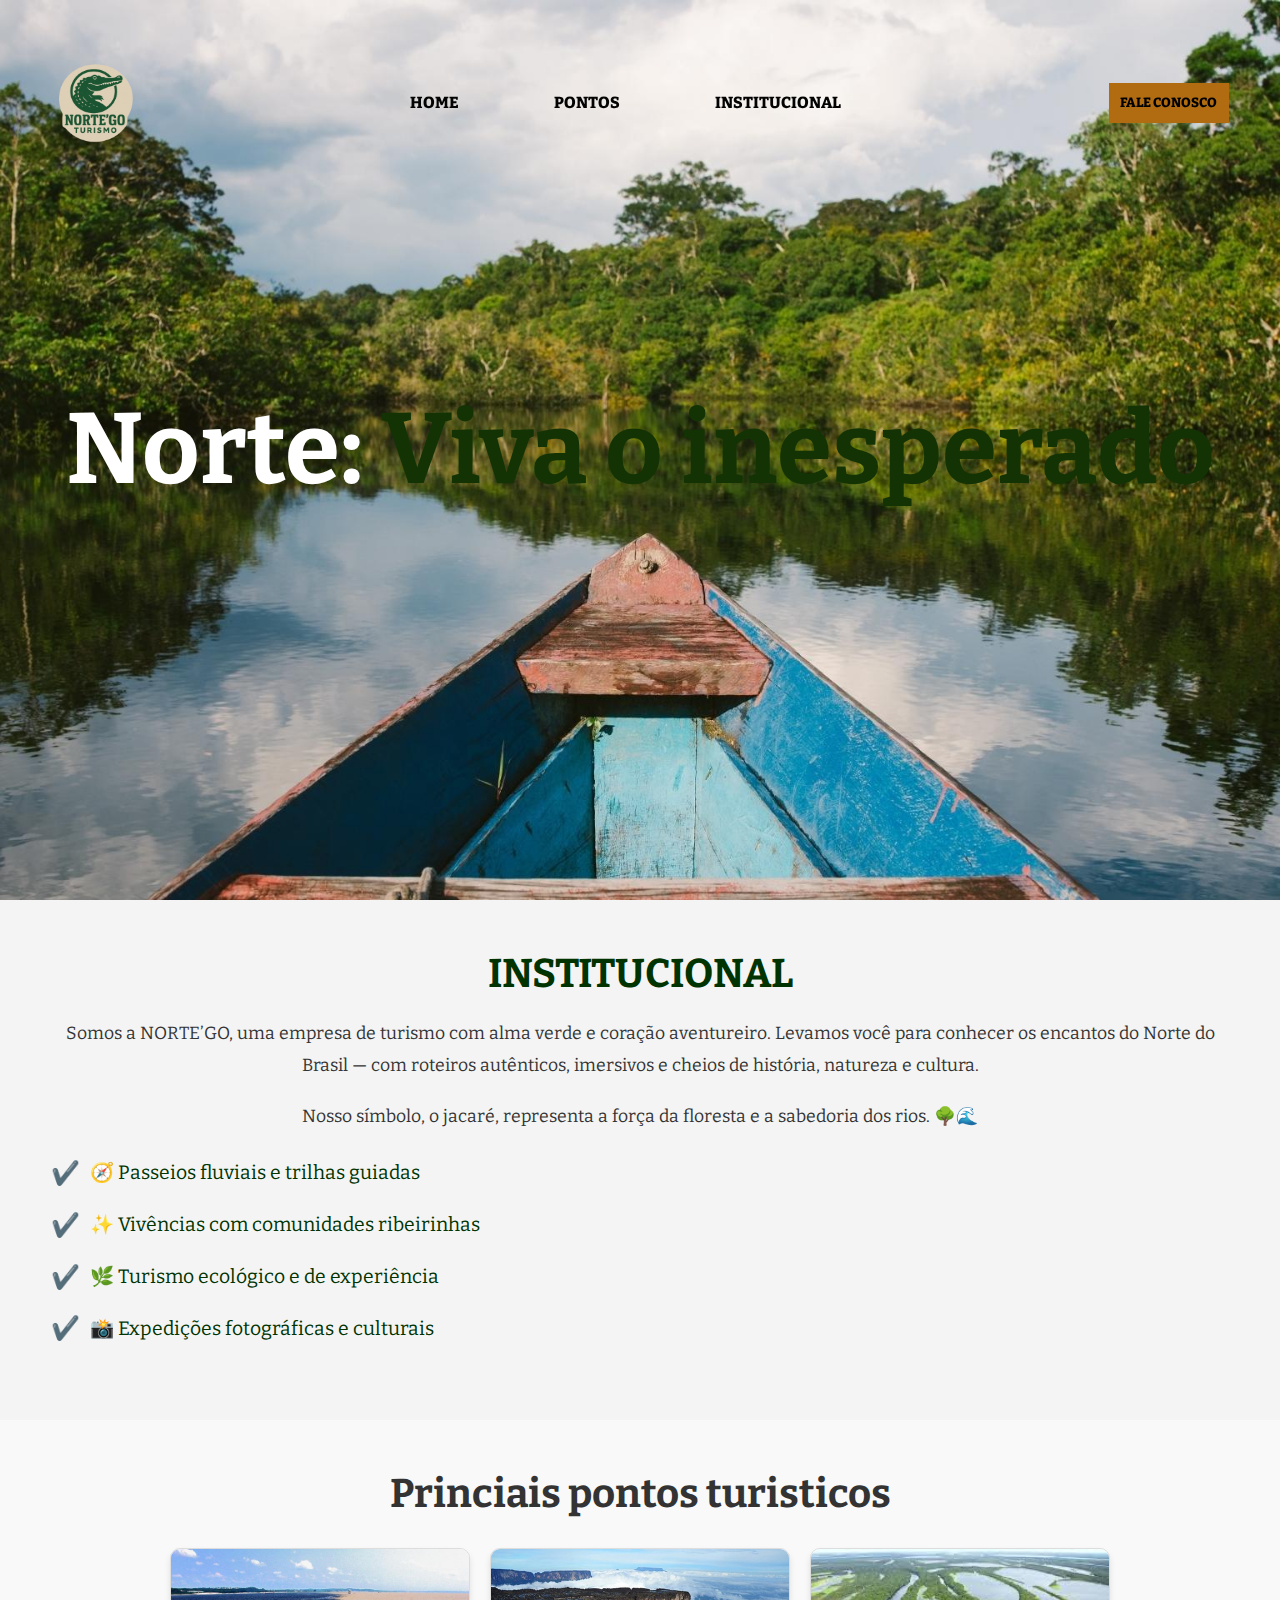
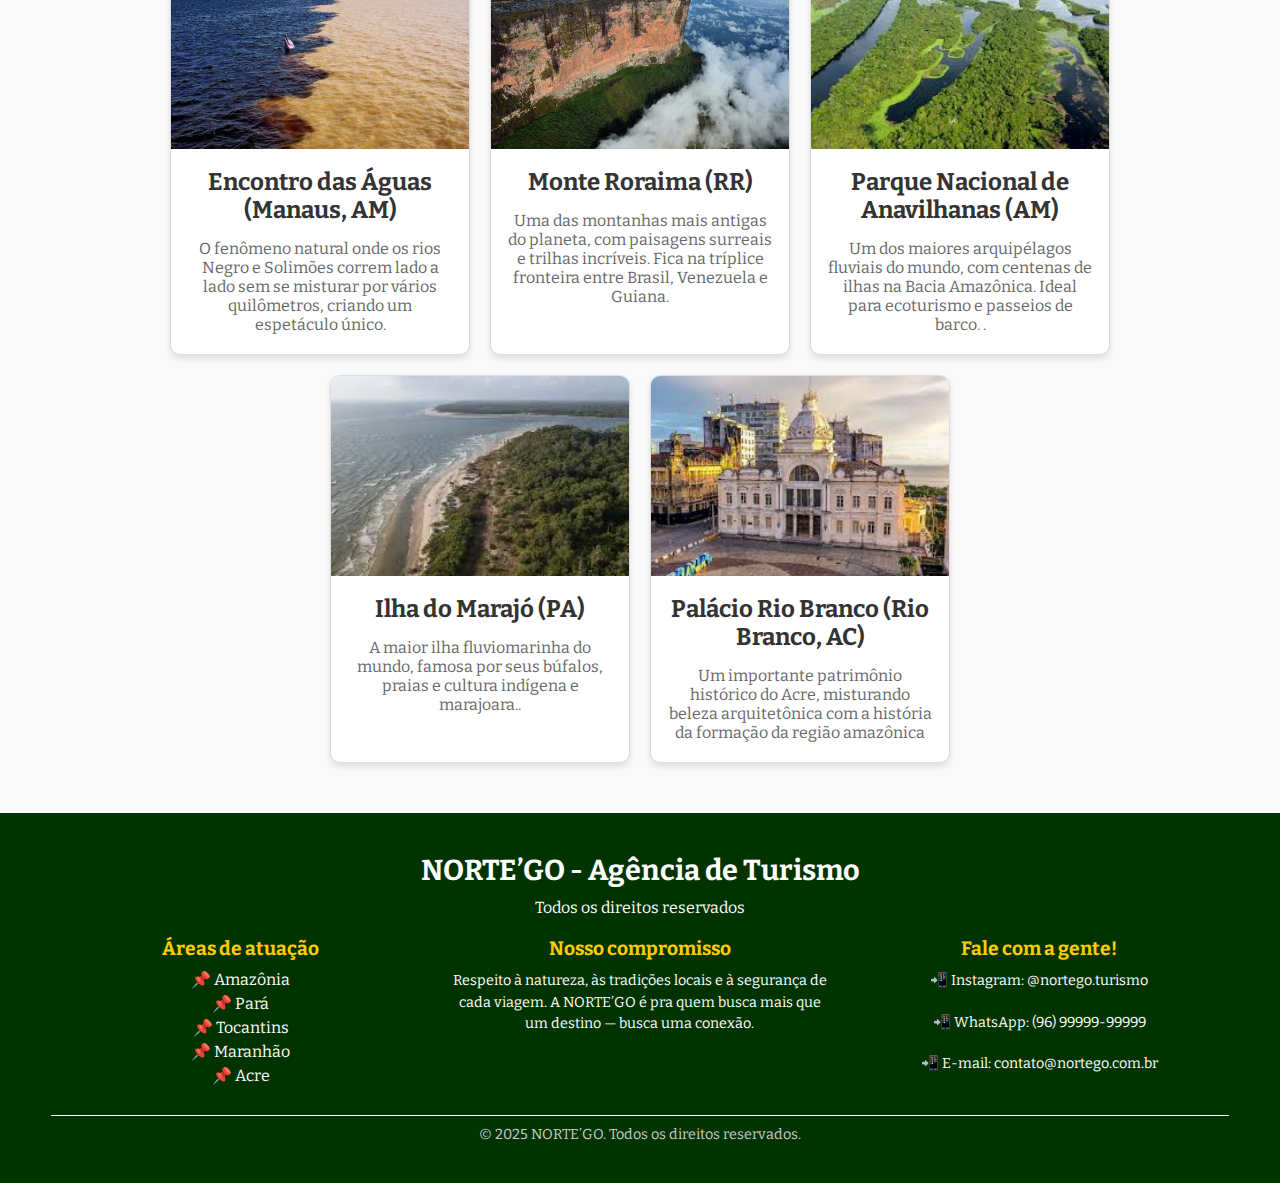
<file: index.html>
<!DOCTYPE html>
<html lang="port-br">
  <head>
    <meta charset="UTF-8" />
    <meta name="viewport" content="width=device-width, initial-scale=1.0" />
    <meta name="description" content="Descubra os principais pontos turísticos do Norte do Brasil com a NORTE’GO. Roteiros autênticos, natureza, cultura e aventura para sua próxima viagem." />
    <meta name="author" content="NORTE’GO - Agência de Turismo" />
    <meta name="keywords" content="turismo, norte do brasil, viagens, pontos turísticos, natureza, cultura, aventura, NORTE’GO" />
    <title>Pontos Turísticos-Viagens</title>
    <link rel="stylesheet" href="estilo.css" />
    <link rel="shoetcut icon" type="image/x-icon" href="logo.png>
  </head>
  <body>
    <section id="home" class="HOME">
      <header id="header">
        <div class="container">
          <div class="flex">
            <img src="logo.png" alt="logo" />
            <nav>
              <ul>
                <li><a href="#home">HOME</a></li>
                <li><a href="#destinos">PONTOS</a></li>
                <li><a href="#Sobre">INSTITUCIONAL</a></li>
              </ul>
            </nav>
            <div class="btn-contatos">
              <a href="FALE.HTML"><button>FALE CONOSCO</button></a>
            </div>
          </div>
        </div>
      </header>
      <section class="banner">
        <h1>Norte: <span>Viva o inesperado</span></h1>
      </section>
    </section>
    <script src="menu.js"></script>

    <section id="Sobre">
      <div class="sobre-container">
        <h2>INSTITUCIONAL</h2>
        <div class="sobre-content">
          <p>
            Somos a NORTE’GO, uma empresa de turismo com alma verde e coração
            aventureiro. Levamos você para conhecer os encantos do Norte do
            Brasil — com roteiros autênticos, imersivos e cheios de história,
            natureza e cultura.
          </p>
          <p>
            Nosso símbolo, o jacaré, representa a força da floresta e a
            sabedoria dos rios. 🌳🌊
          </p>
          <ul>
            <li>🧭 Passeios fluviais e trilhas guiadas</li>
            <li>✨ Vivências com comunidades ribeirinhas</li>
            <li>🌿 Turismo ecológico e de experiência</li>
            <li>📸 Expedições fotográficas e culturais</li>
          </ul>
        </div>
      </div>
    </section>

    <section id="destinos">
      <div class="container">
        <h2>Princiais pontos turisticos</h2>
        <div class="cards">
          <div class="card">
            <img src="Encontro das Águas.png" />
            <h3>Encontro das Águas (Manaus, AM)</h3>
            <p>
              O fenômeno natural onde os rios Negro e Solimões correm lado a
              lado sem se misturar por vários quilômetros, criando um espetáculo
              único.
            </p>
          </div>
          <div class="card">
            <img src="Monte Roraima.png" alt="Destino 2" />
            <h3>Monte Roraima (RR)</h3>
            <p>
              Uma das montanhas mais antigas do planeta, com paisagens surreais
              e trilhas incríveis. Fica na tríplice fronteira entre Brasil,
              Venezuela e Guiana.​
            </p>
          </div>
          <div class="card">
            <img src="Parque Nacional de Anavilhanas.png" alt="Destino 3" />
            <h3>Parque Nacional de Anavilhanas (AM)</h3>
            <p>
              Um dos maiores arquipélagos fluviais do mundo, com centenas de
              ilhas na Bacia Amazônica. Ideal para ecoturismo e passeios de
              barco.​ .
            </p>
          </div>
          <div class="card">
            <img src="Ilha do Marajó.png" alt="Destino 4" />
            <h3>Ilha do Marajó (PA)</h3>
            <p>
              A maior ilha fluviomarinha do mundo, famosa por seus búfalos,
              praias e cultura indígena e marajoara..
            </p>
          </div>
          <div class="card">
            <img src="Palácio Rio Branco.png" alt="Destino 5" />
            <h3>Palácio Rio Branco (Rio Branco, AC)</h3>
            <p>
              Um importante patrimônio histórico do Acre, misturando beleza
              arquitetônica com a história da formação da região amazônica
            </p>
          </div>
        </div>
      </div>
    </section>
    <footer id="CONTATO">
      <div class="footer-container">
        <h3>NORTE’GO - Agência de Turismo</h3>
        <p>Todos os direitos reservados</p>
        <div class="footer-info">
          <div class="footer-section">
            <h4>Áreas de atuação</h4>
            <ul>
              <li>📌 Amazônia</li>
              <li>📌 Pará</li>
              <li>📌 Tocantins</li>
              <li>📌 Maranhão</li>
              <li>📌 Acre</li>
            </ul>
          </div>
          <div class="footer-section">
            <h4>Nosso compromisso</h4>
            <p>
              Respeito à natureza, às tradições locais e à segurança de cada
              viagem. A NORTE’GO é pra quem busca mais que um destino — busca
              uma conexão.
            </p>
          </div>
          <div class="footer-section">
            <h4>Fale com a gente!</h4>
            <p>📲 Instagram: @nortego.turismo</p>
            <p>📲 WhatsApp: (96) 99999-99999</p>
            <p>📲 E-mail: contato@nortego.com.br</p>
          </div>
        </div>
      </div>
      <div class="footer-bottom">
        <p>&copy; 2025 NORTE’GO. Todos os direitos reservados.</p>
      </div>
    </footer>
  </body>
</html>
</file>
<file: estilo.css>
@import url("https://fonts.googleapis.com/css2?family=Bitter:ital,wght@0,100..900;1,100..900&family=Cinzel:wght@400..900&family=Inconsolata:wght@200..900&display=swap");

* {
  margin: 0;
  padding: 0;
  box-sizing: border-box;
  font-family: "Bitter", sans-serif;
  scroll-behavior: smooth; /* Ativa a rolagem suave */
}
html {
  height: 300vh;
}
.container {
  max-width: 1280px;
  margin: auto;
}
.flex {
  display: flex;
  align-items: center;
  justify-content: space-between;
}
header {
  width: 100%;
  padding: 60px 4%;
  position: fixed;
  top: 0;
  left: 0;
}
header.rolagem {
  background-color: #fff !important; /* Força a aplicação do estilo */
  padding: 10px 4%; /* Reduz o padding para diminuir o tamanho */
  box-shadow: 0 4px 6px rgba(0, 0, 0, 0.1); /* Adiciona um efeito visual */
  transition: all 0.3s ease; /* Suaviza a transição */
}

.flex img {
  width: 90px;
  height: 85px;
}
header ul {
  list-style-type: none;
}
header ul li {
  display: inline-block;
  margin: 0 40px;
}

header ul li a {
  color: rgb(3, 3, 3);
  text-decoration: none;
  font-weight: 800;
  transition: background 0.3s;
  padding: 6px 6px;
  border-radius: 10px;
}
header ul li a:hover {
  background-color: rgb(0, 92, 13);
}

.btn-contatos button {
  width: 120px;
  height: 40px;
  border: 0;
  background-color: rgb(177, 108, 17);
  color: black;
  font-weight: 800;
  cursor: pointer;
  transition: 0.2s;
}
.banner {
  height: 100vh;
  background-image: url(banner.png);
  background-position: center;
  background-repeat: none;
  background-size: cover;
  display: flex;
  align-items: center;
  justify-content: center;
  font-size: 25px;
}
.banner h1 {
  font-size: 4em; /* Tamanho padrão para telas grandes */
  text-align: center;
  color: #fff;
  margin: 0;
  line-height: 1.2;
}
.banner h1 span {
  color: rgb(19, 51, 5); /* Destaque para o texto "Viva o inesperado" */
}
#destinos {
  padding: 50px 4%;
  background-color: #f9f9f9;
}

#destinos h2 {
  text-align: center;
  margin-bottom: 30px;
  font-size: 2.5em;
  color: #333;
}

.cards {
  display: flex;
  flex-wrap: wrap;
  gap: 20px;
  justify-content: center;
}

.card {
  background-color: #fff;
  border: 1px solid #ddd;
  border-radius: 10px;
  box-shadow: 0 4px 6px rgba(0, 0, 0, 0.1);
  width: 300px;
  text-align: center;
  overflow: hidden;
  transition: transform 0.3s ease;
}

.card:hover {
  transform: translateY(-10px);
}

.card img {
  width: 100%;
  height: 200px;
  object-fit: cover;
}

.card h3 {
  margin: 15px 0;
  font-size: 1.5em;
  color: #333;
}

.card p {
  padding: 0 15px 20px;
  color: #666;
  font-size: 1em;
}

#CONTATO {
  background-color: #003300; /* Fundo verde escuro */
  color: #fff; /* Texto branco */
  padding: 40px 4%;
  text-align: center;
}

.footer-container {
  max-width: 1200px;
  margin: auto;
}

.footer-container h3 {
  font-size: 1.8em;
  margin-bottom: 10px;
}

.footer-container p {
  font-size: 1em;
  margin-bottom: 20px;
}

.footer-info {
  display: flex;
  flex-wrap: wrap;
  justify-content: space-between;
  gap: 20px;
}

.footer-section {
  flex: 1;
  min-width: 250px;
}

.footer-section h4 {
  font-size: 1.2em;
  margin-bottom: 10px;
  color: #ffcc00; /* Destaque para os títulos */
}

.footer-section ul {
  list-style: none;
  padding: 0;
}

.footer-section ul li {
  margin-bottom: 5px;
}

.footer-section p {
  font-size: 0.9em;
  line-height: 1.5;
}

.footer-bottom {
  margin-top: 20px;
  border-top: 1px solid #fff;
  padding-top: 10px;
}

.footer-bottom p {
  font-size: 0.9em;
  color: #ccc; /* Cor mais clara para o texto do rodapé */
}

#Sobre {
  padding: 50px 4%;
  background-color: #f4f4f4; /* Cor de fundo suave */
  text-align: center;
}

.sobre-container {
  max-width: 1200px;
  margin: auto;
}

.sobre-container h2 {
  font-size: 2.5em;
  color: #003300; /* Cor de destaque */
  margin-bottom: 20px;
}

.sobre-content {
  font-size: 1.1em;
  color: #333;
  line-height: 1.8;
}

.sobre-content p {
  margin-bottom: 20px;
}

.sobre-content ul {
  list-style: none;
  padding: 0;
  margin: 20px 0;
}

.sobre-content ul li {
  margin-bottom: 10px;
  font-size: 1.1em;
  color: #003300; /* Cor de destaque */
  display: flex;
  align-items: center;
  gap: 10px;
}

.sobre-content ul li::before {
  content: "✔️"; /* Ícone para cada item */
  color: #ffcc00; /* Cor do ícone */
  font-size: 1.2em;
}

/* Responsividade para telas menores que 1024px (tablets) */
@media (max-width: 1024px) {
  header {
    padding: 40px 4%;
  }

  .banner h1 {
    font-size: 3em; /* Reduz o tamanho do texto */
  }

  .cards {
    flex-wrap: wrap;
    gap: 15px; /* Reduz o espaço entre os cards */
  }

  .card {
    width: 45%; /* Ajusta a largura dos cards */
  }
}

/* Responsividade para telas menores que 768px (smartphones grandes) */
@media (max-width: 768px) {
  header {
    flex-direction: column;
    align-items: center;
    padding: 20px 4%;
  }

  .flex img {
    width: 70px;
    height: 65px;
  }

  header ul {
    display: flex;
    flex-direction: column;
    align-items: center;
    gap: 10px;
  }

  header ul li {
    margin: 0;
  }

  .banner h1 {
    font-size: 2.5em; /* Ajusta o tamanho do texto para smartphones */
  }

  .cards {
    flex-direction: column;
    align-items: center;
  }

  .card {
    width: 90%; /* Cards ocupam quase toda a largura */
  }

  .sobre-container h2 {
    font-size: 2em; /* Reduz o tamanho do título */
  }

  .sobre-content {
    font-size: 1em; /* Ajusta o tamanho do texto */
  }
}

/* Responsividade para telas menores que 480px (smartphones pequenos) */
@media (max-width: 480px) {
  header {
    padding: 15px 4%;
  }

  .banner h1 {
    font-size: 2em; /* Reduz ainda mais o tamanho do texto */
    padding: 0 10px; /* Adiciona padding para evitar que o texto encoste nas bordas */
  }

  .btn-contatos button {
    width: 100px;
    height: 35px;
    font-size: 0.9rem;
  }

  .footer-container h3 {
    font-size: 1.5em; /* Reduz o tamanho do texto no rodapé */
  }

  .footer-section h4 {
    font-size: 1em; /* Ajusta o tamanho dos títulos no rodapé */
  }

  .footer-section p {
    font-size: 0.8em; /* Ajusta o tamanho do texto no rodapé */
  }
}
</file>
